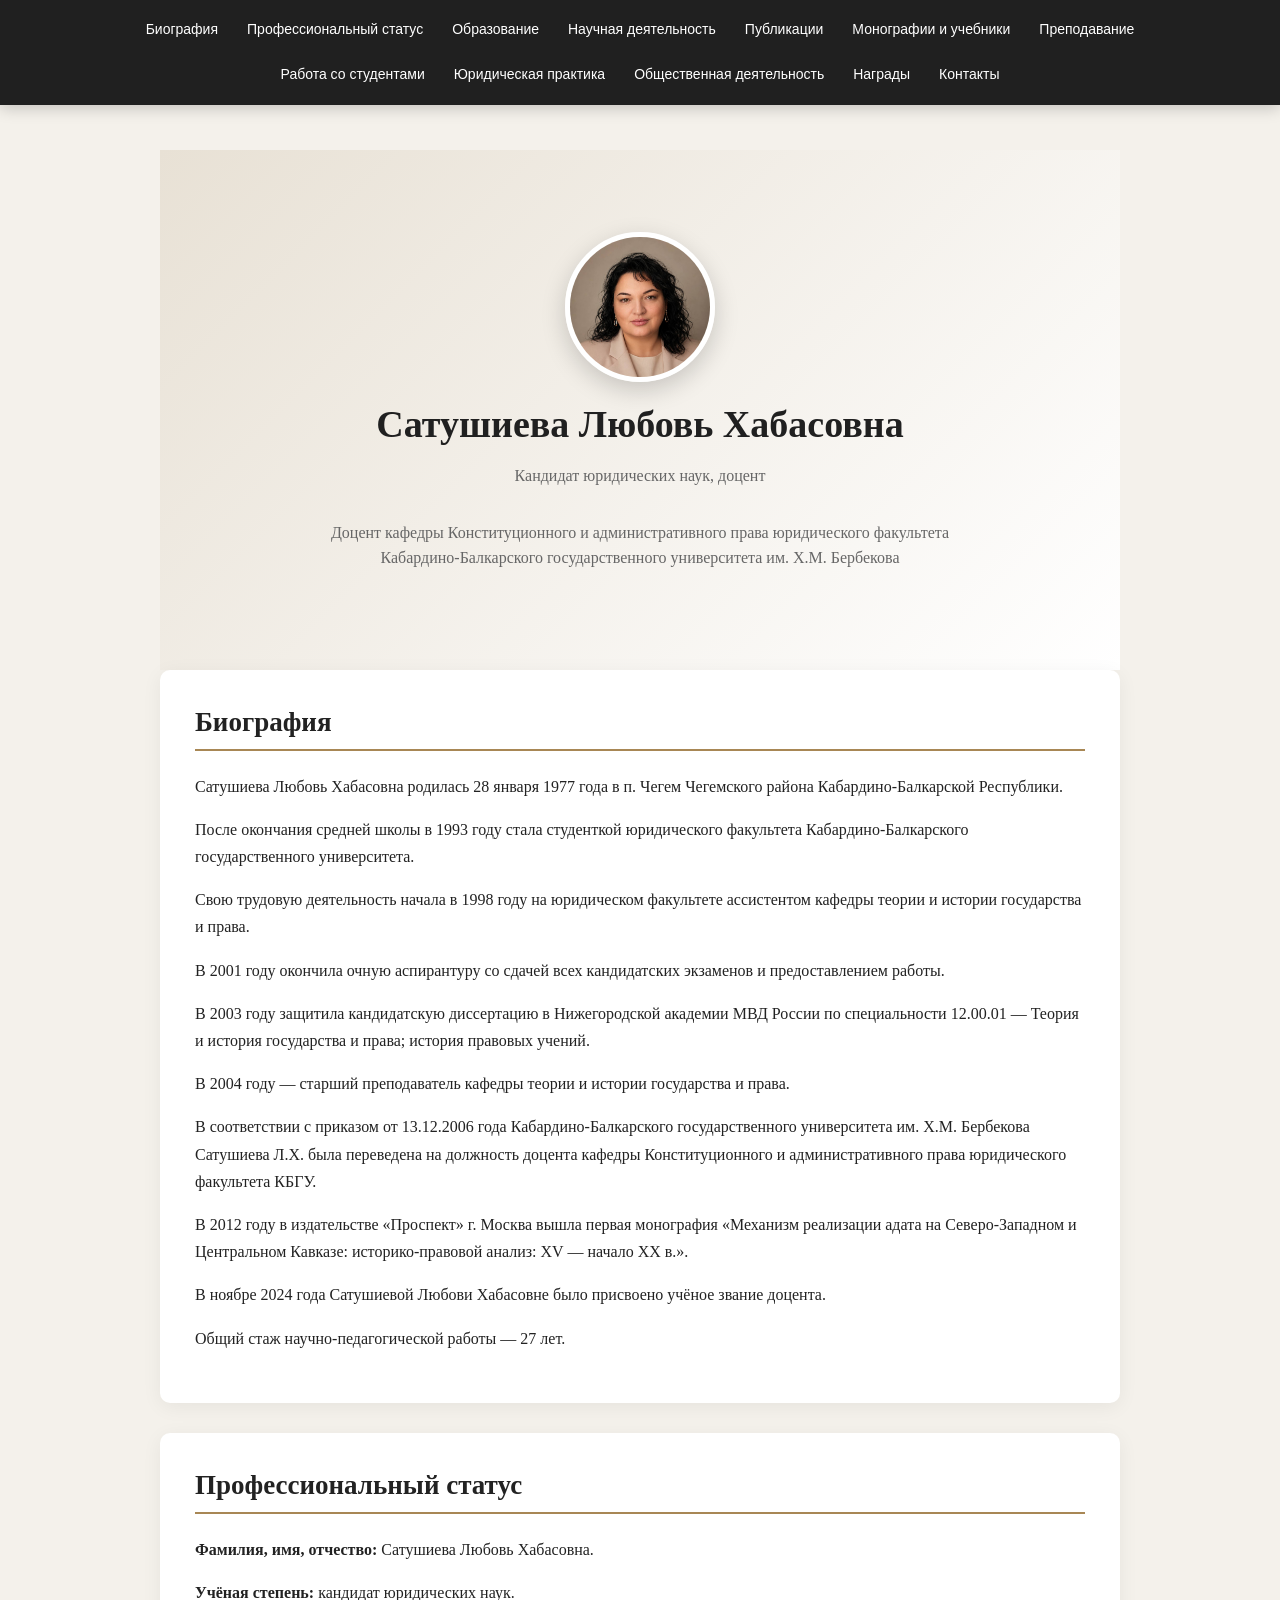
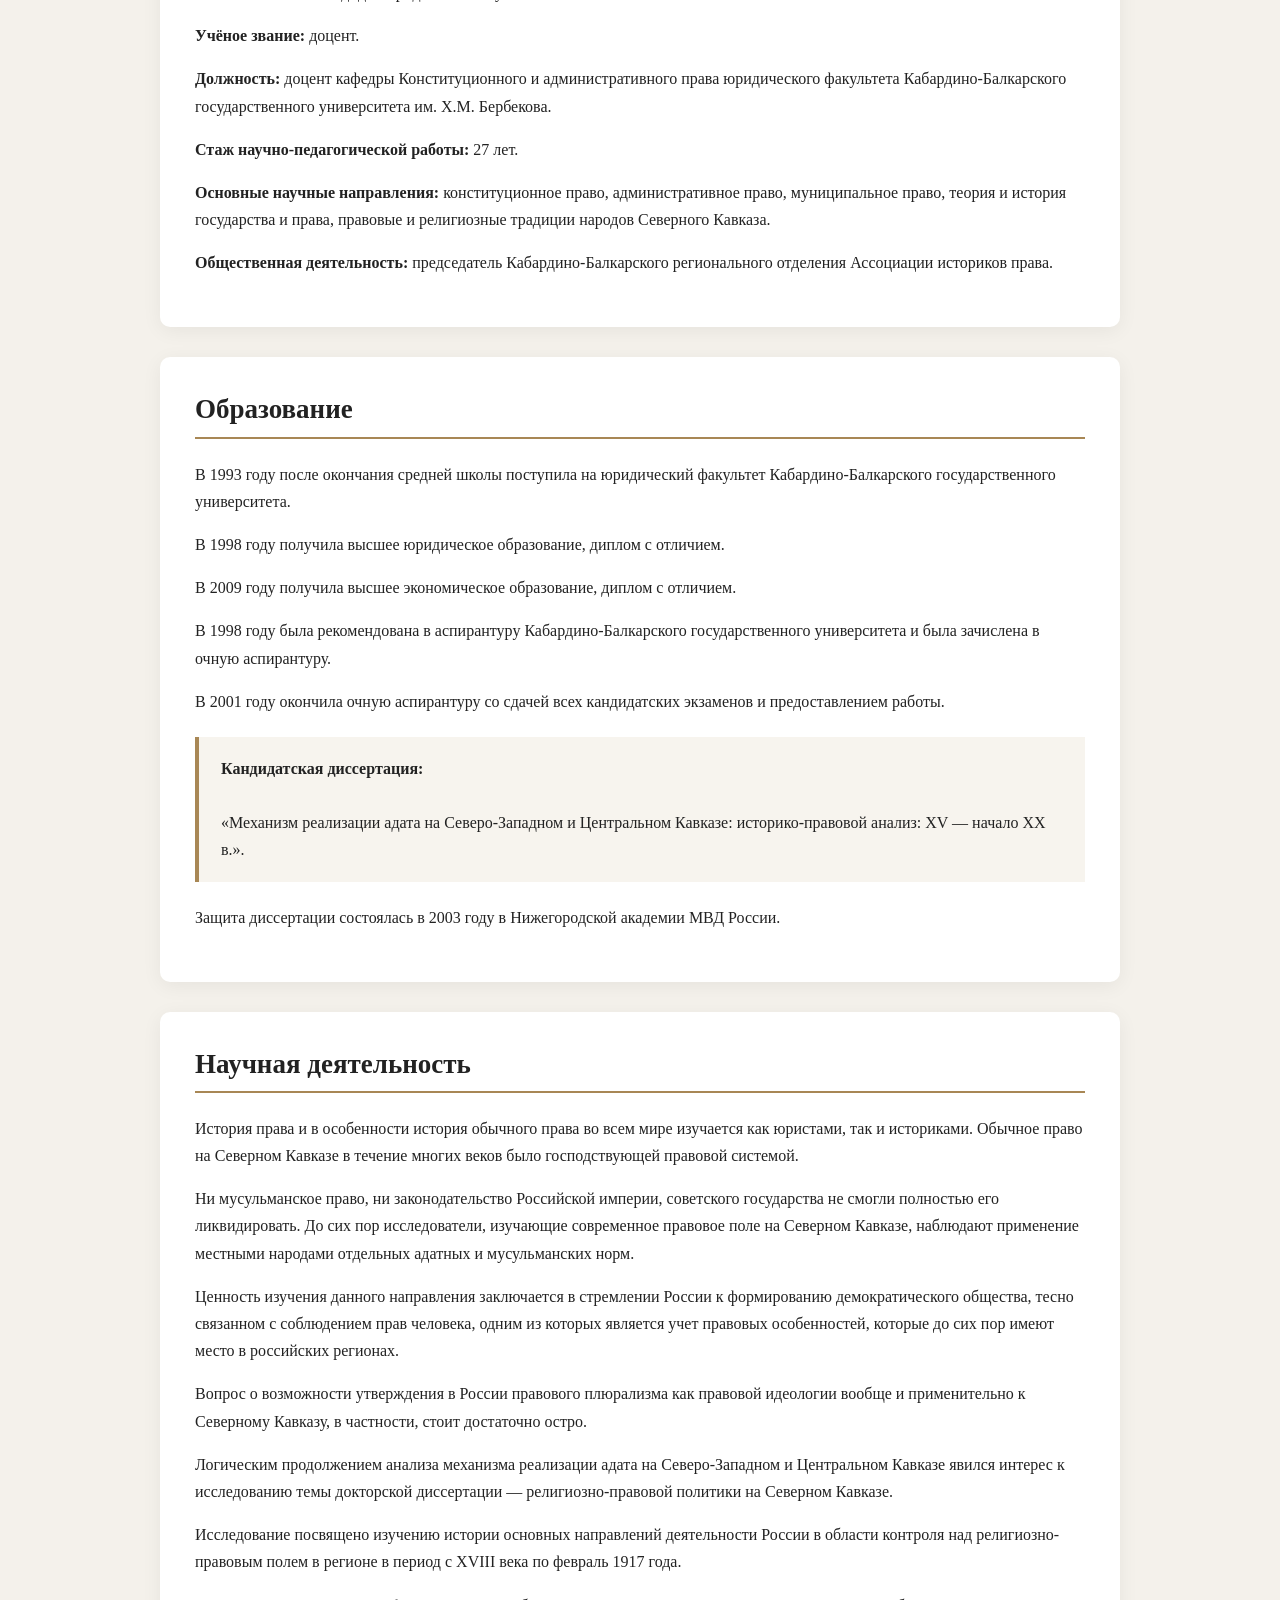
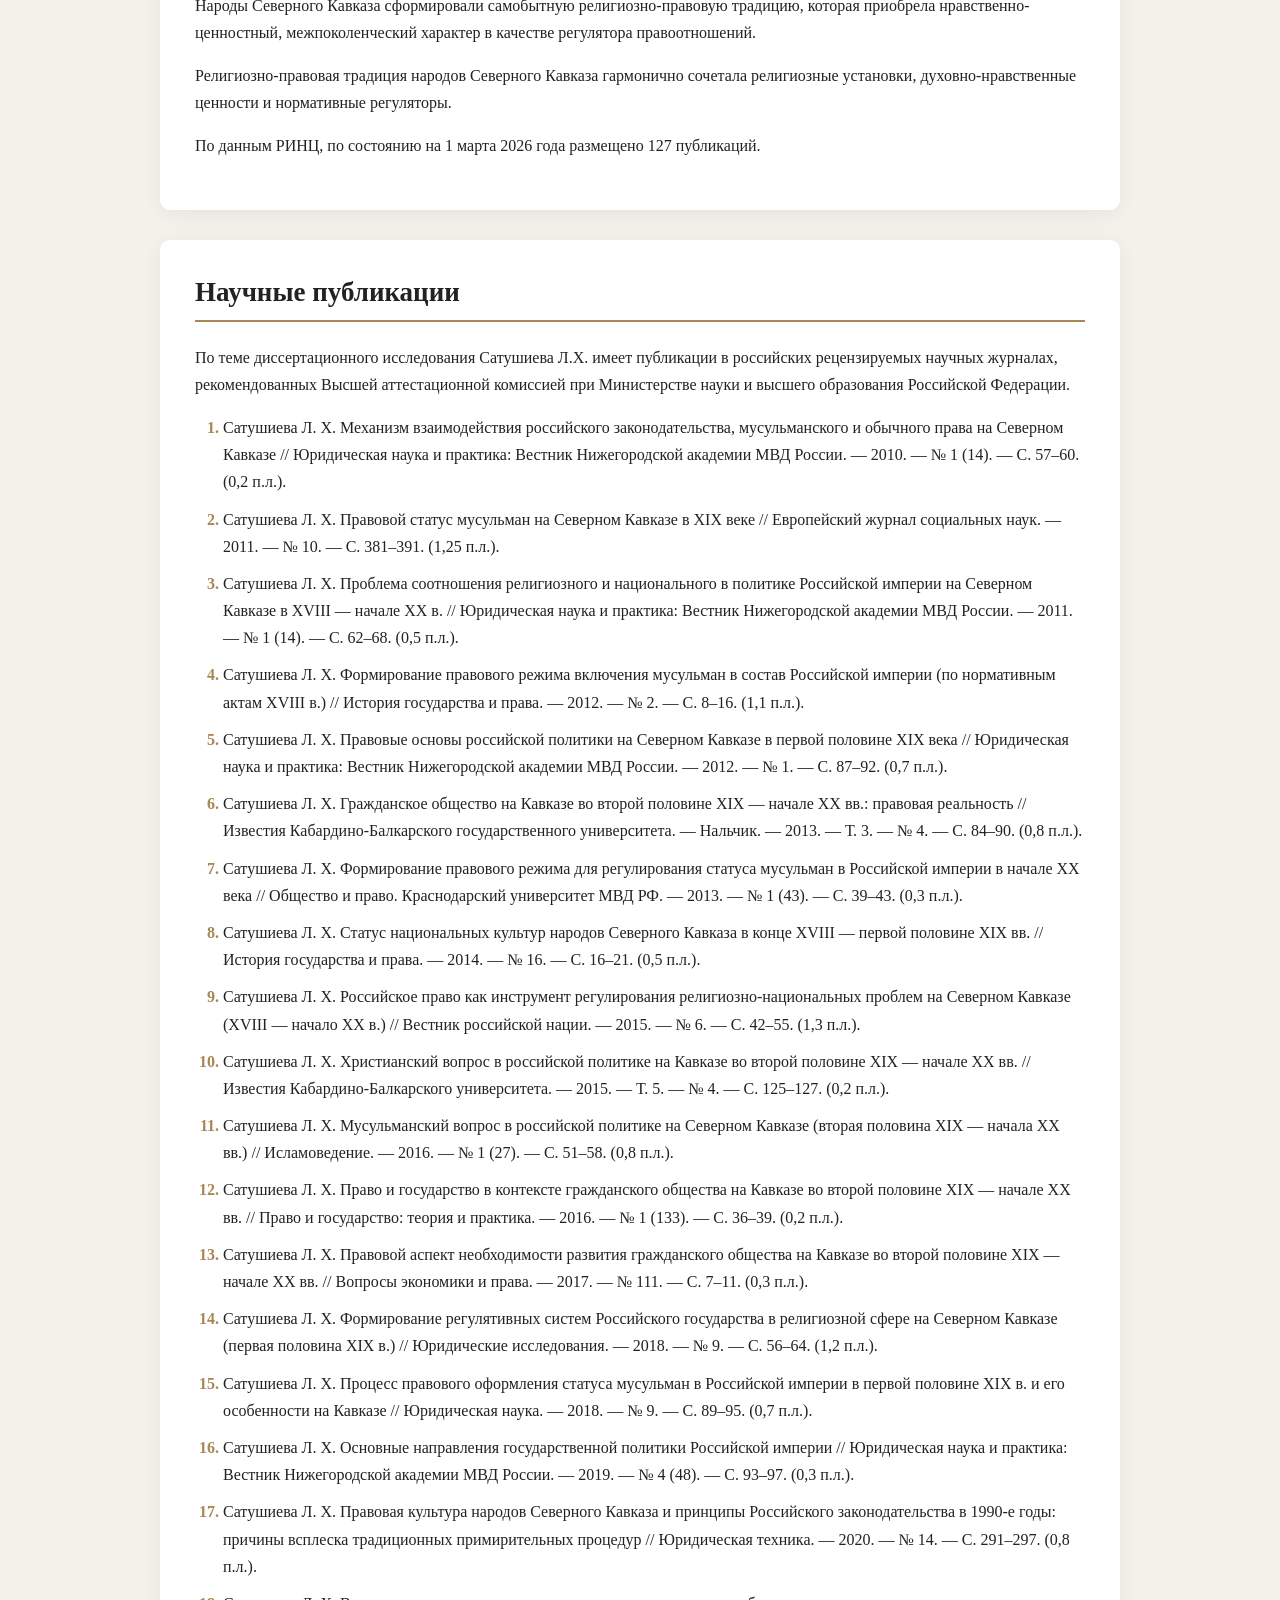
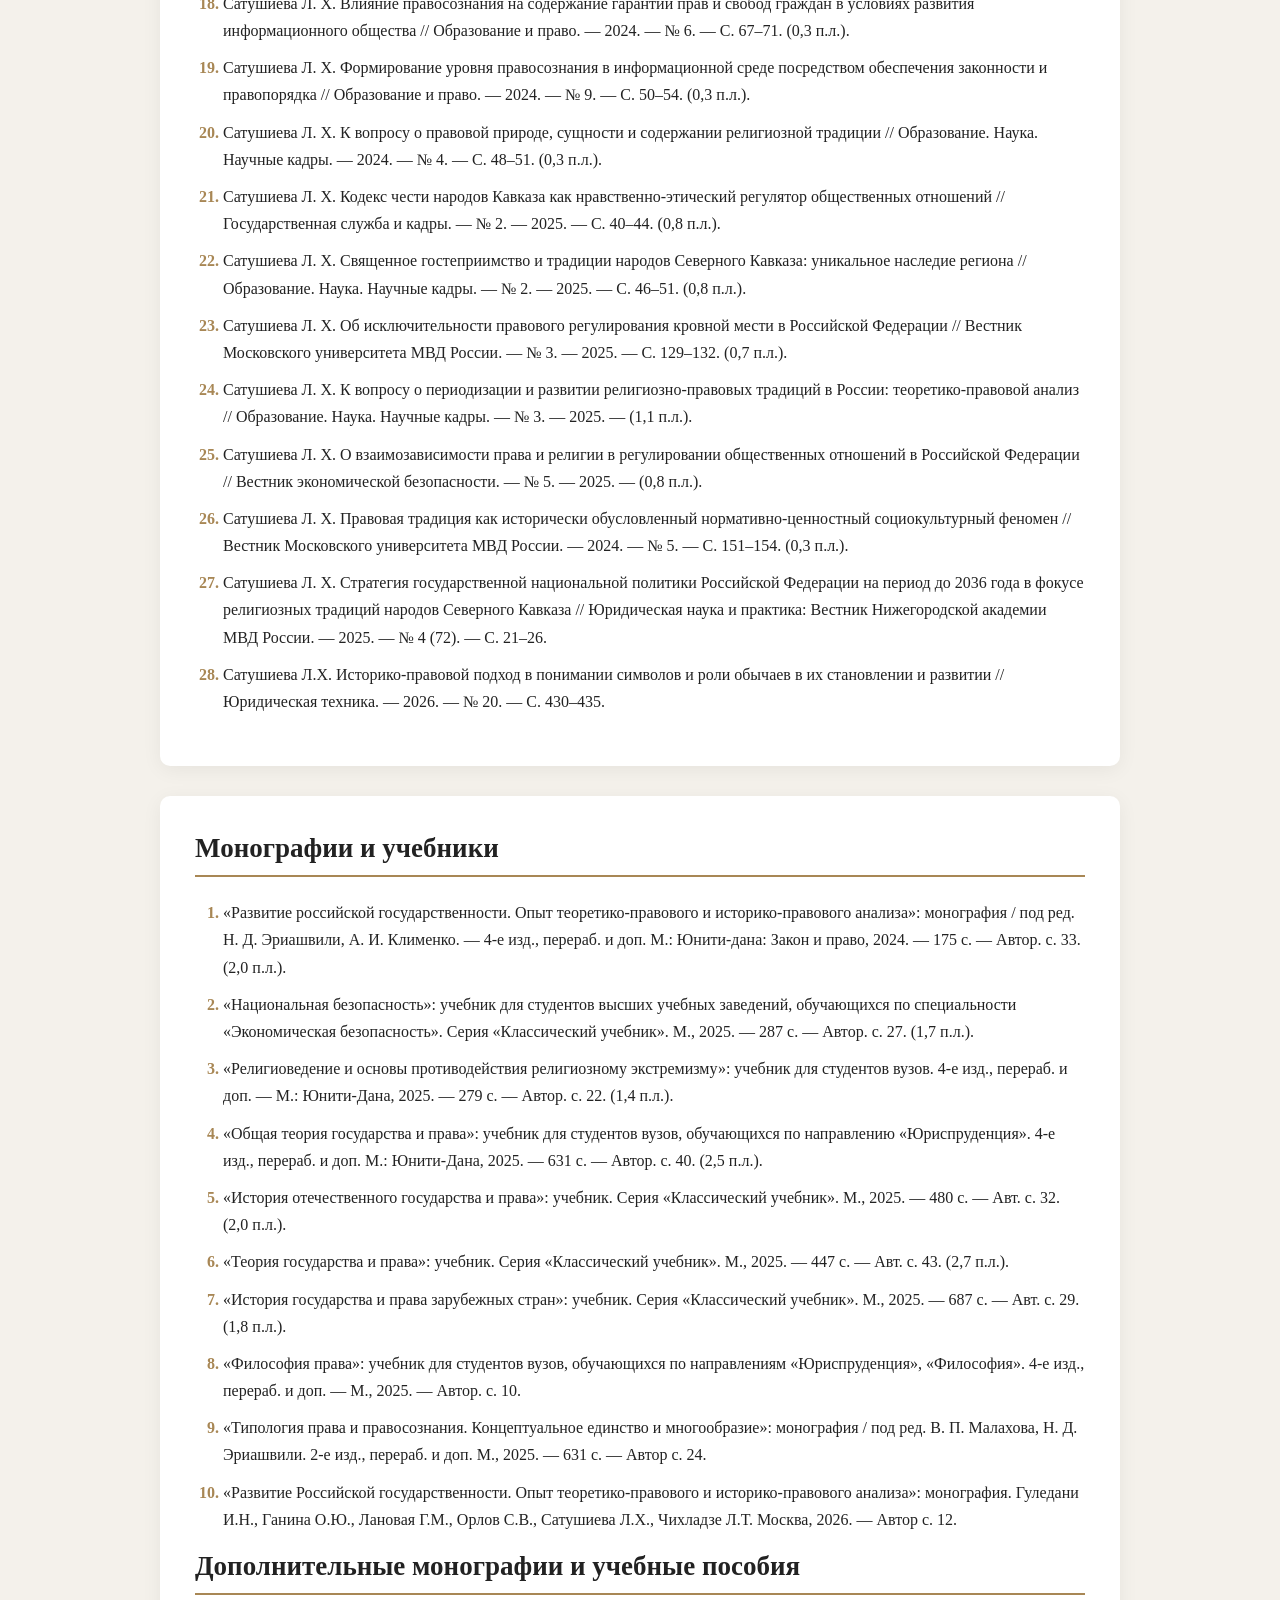
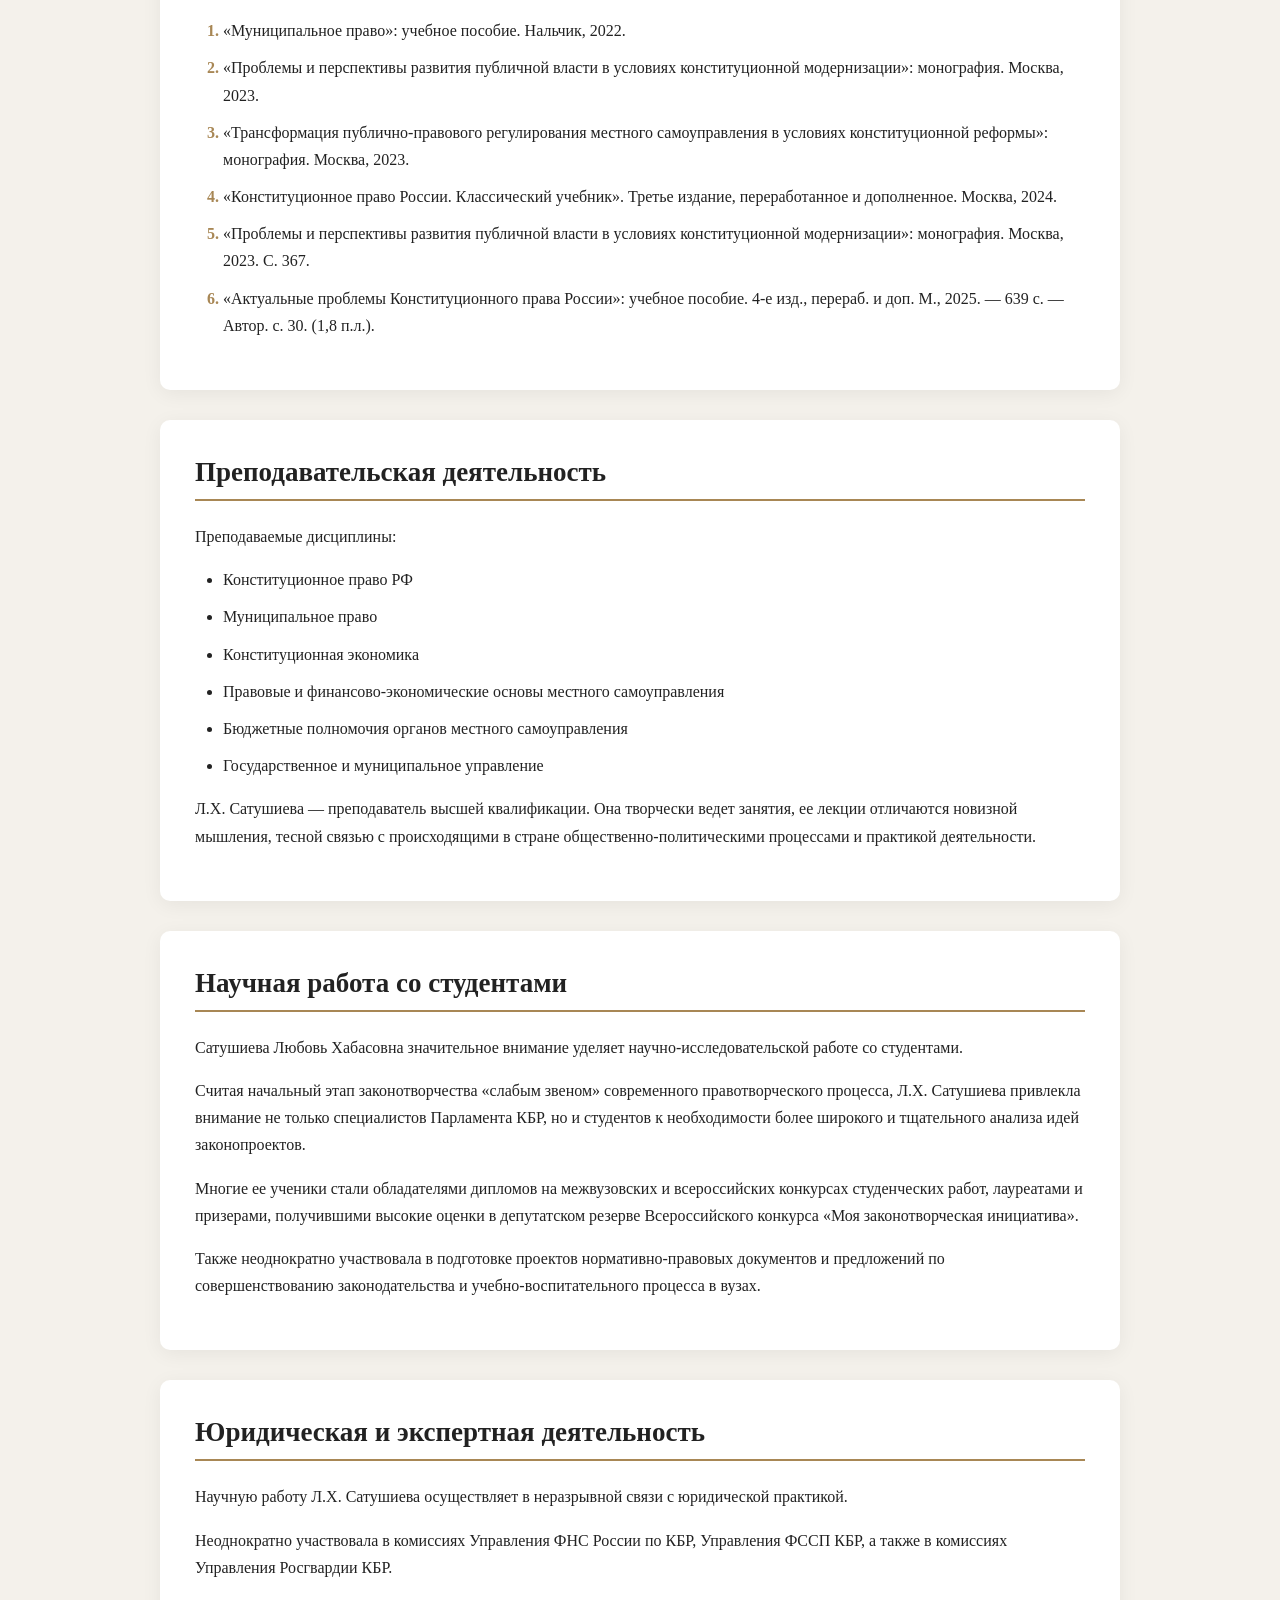
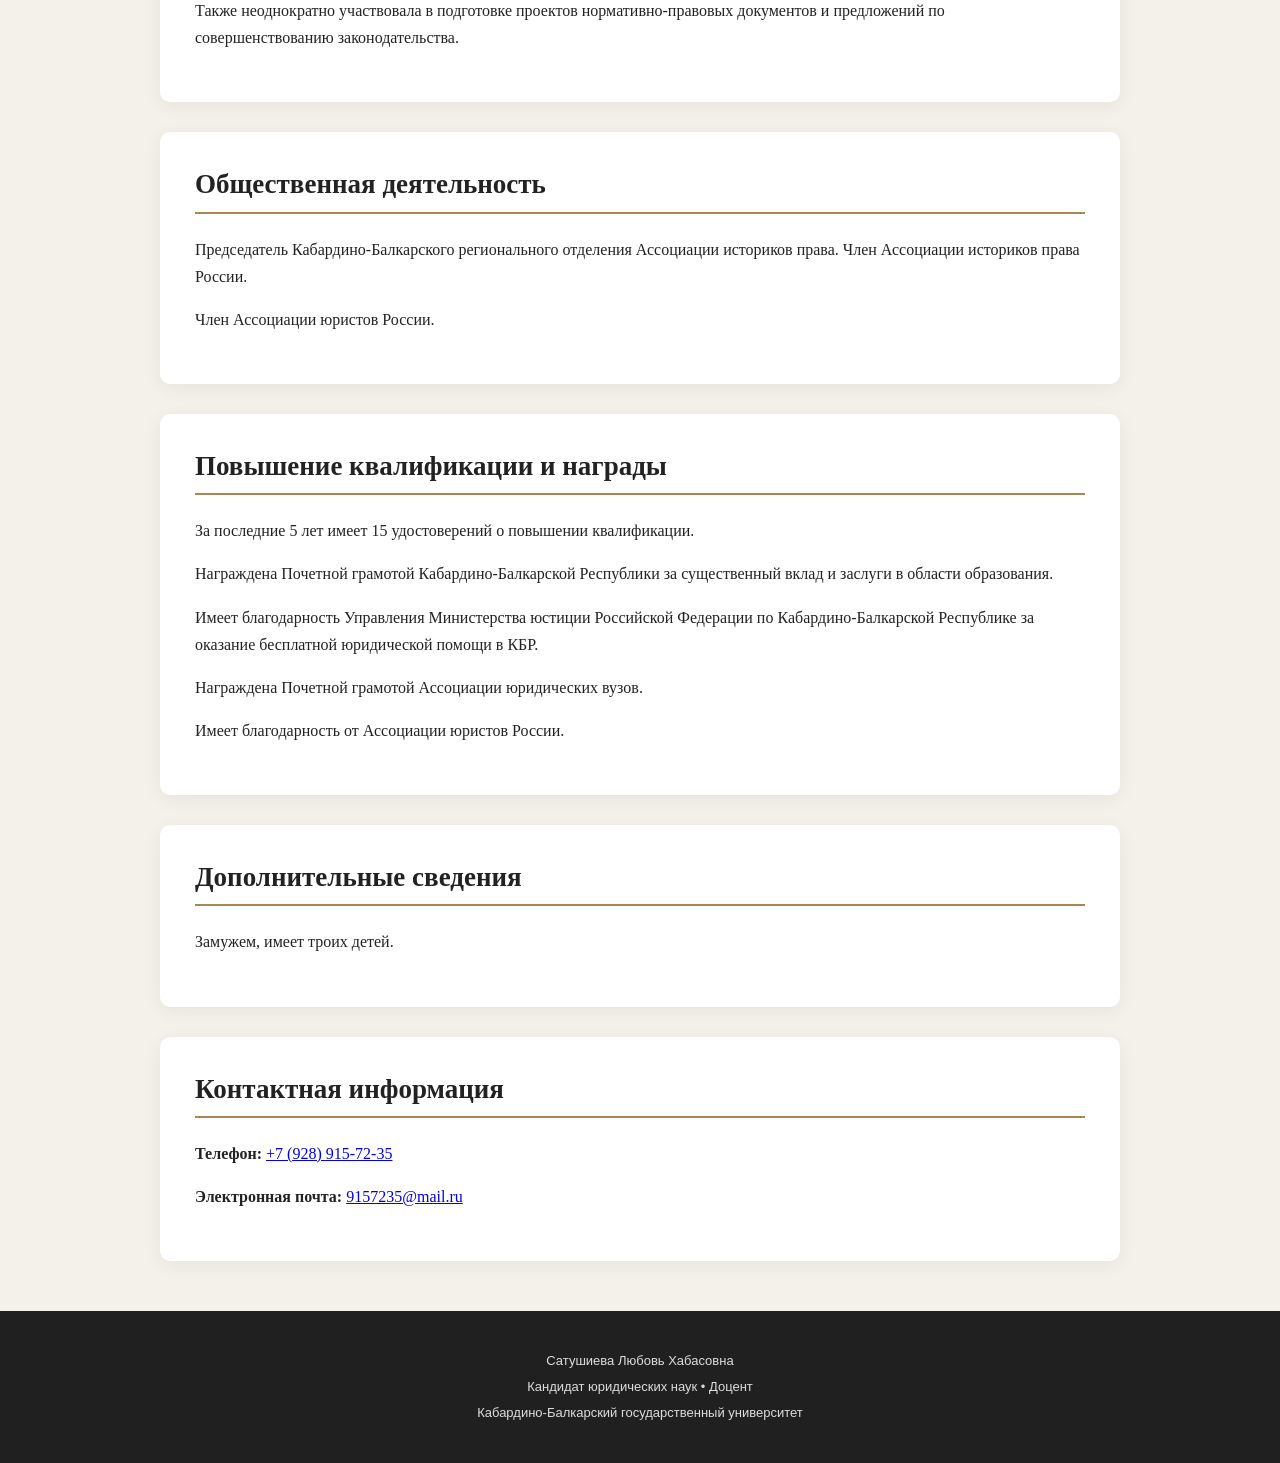
<file: index.html>
<!DOCTYPE html>
<html lang="ru">

<head>
<meta charset="UTF-8">
<meta name="viewport" content="width=device-width, initial-scale=1.0">

<!-- SEO: название страницы -->
<title>Сатушиева Любовь Хабасовна — кандидат юридических наук, доцент КБГУ</title>

<!-- SEO: описание страницы -->
<meta name="description"
content="Сатушиева Любовь Хабасовна — кандидат юридических наук, доцент кафедры Конституционного и административного права Кабардино-Балкарского государственного университета им. Х.М. Бербекова. Биография, образование, научная и педагогическая деятельность, публикации, монографии и общественная деятельность.">

<meta name="robots" content="index, follow">

<!-- Основной адрес страницы -->
<link rel="canonical" href="https://sitenow11.github.io/Satushieva-site/">

<!-- Дополнительная информация для поисковых систем -->
<meta name="author" content="Сатушиева Любовь Хабасовна">
<meta name="keywords"
content="Сатушиева Любовь Хабасовна, Любовь Хабасовна Сатушиева, Сатушиева Л.Х., КБГУ, Кабардино-Балкарский государственный университет, доцент, кандидат юридических наук, конституционное право, административное право, муниципальное право">

<!-- Open Graph -->
<meta property="og:type" content="profile">
<meta property="og:title"
content="Сатушиева Любовь Хабасовна — кандидат юридических наук, доцент">
<meta property="og:description"
content="Официальная информационная страница о научной, педагогической и общественной деятельности Сатушиевой Любови Хабасовны.">
<meta property="og:url"
content="https://sitenow11.github.io/Satushieva-site/">
<meta property="og:locale" content="ru_RU">
<meta property="og:image"
content="https://sitenow11.github.io/Satushieva-site/images/photo.jpg">

<!-- Schema.org: информация о человеке -->
<script type="application/ld+json">
{
"@context": "https://schema.org",
"@type": "Person",
"name": "Сатушиева Любовь Хабасовна",
"givenName": "Любовь",
"familyName": "Сатушиева",
"jobTitle": "Доцент кафедры Конституционного и административного права",
"description": "Кандидат юридических наук, доцент кафедры Конституционного и административного права юридического факультета Кабардино-Балкарского государственного университета им. Х.М. Бербекова.",
"birthDate": "1977-01-28",
"image": "https://sitenow11.github.io/Satushieva-site/images/photo.jpg",
"url": "https://sitenow11.github.io/Satushieva-site/",
"email": "mailto:9157235@mail.ru",
"telephone": "+79380758680",
"worksFor": {
"@type": "CollegeOrUniversity",
"name": "Кабардино-Балкарский государственный университет им. Х.М. Бербекова",
"alternateName": "КБГУ"
},
"knowsAbout": [
"Конституционное право",
"Административное право",
"Муниципальное право",
"Теория государства и права",
"История государства и права",
"Правовые традиции народов Северного Кавказа"
]
}
</script>

<!-- Schema.org: организация -->
<script type="application/ld+json">
{
"@context": "https://schema.org",
"@type": "CollegeOrUniversity",
"name": "Кабардино-Балкарский государственный университет им. Х.М. Бербекова",
"alternateName": "КБГУ"
}
</script>

<link rel="stylesheet" href="style.css">
</head>

<body>

<!-- ==================== МЕНЮ ==================== -->

<header>
<nav>
<a href="#biography">Биография</a>
<a href="#position">Профессиональный статус</a>
<a href="#education">Образование</a>
<a href="#research">Научная деятельность</a>
<a href="#publications">Публикации</a>
<a href="#books">Монографии и учебники</a>
<a href="#teaching">Преподавание</a>
<a href="#students">Работа со студентами</a>
<a href="#practice">Юридическая практика</a>
<a href="#public">Общественная деятельность</a>
<a href="#awards">Награды</a>
<a href="#contacts">Контакты</a>
</nav>
</header>

<main>

<!-- ==================== ГЛАВНЫЙ ЭКРАН ==================== -->

<section class="hero">

<img
src="images/photo.jpg"
alt="Сатушиева Любовь Хабасовна — кандидат юридических наук, доцент КБГУ"
class="portrait"
>

<h1>Сатушиева Любовь Хабасовна</h1>

<p>
Кандидат юридических наук, доцент
</p>

<p>
Доцент кафедры Конституционного и административного права
юридического факультета
Кабардино-Балкарского государственного университета
им. Х.М. Бербекова
</p>

</section>


<!-- ==================== БИОГРАФИЯ ==================== -->

<section id="biography">

<h2>Биография</h2>

<p>
Сатушиева Любовь Хабасовна родилась 28 января 1977 года
в п. Чегем Чегемского района Кабардино-Балкарской Республики.
</p>

<p>
После окончания средней школы в 1993 году стала студенткой
юридического факультета Кабардино-Балкарского государственного
университета.
</p>

<p>
Свою трудовую деятельность начала в 1998 году на юридическом
факультете ассистентом кафедры теории и истории государства
и права.
</p>

<p>
В 2001 году окончила очную аспирантуру со сдачей всех
кандидатских экзаменов и предоставлением работы.
</p>

<p>
В 2003 году защитила кандидатскую диссертацию в
Нижегородской академии МВД России по специальности
12.00.01 — Теория и история государства и права;
история правовых учений.
</p>

<p>
В 2004 году — старший преподаватель кафедры теории и истории
государства и права.
</p>

<p>
В соответствии с приказом от 13.12.2006 года
Кабардино-Балкарского государственного университета
им. Х.М. Бербекова Сатушиева Л.Х. была переведена
на должность доцента кафедры Конституционного
и административного права юридического факультета КБГУ.
</p>

<p>
В 2012 году в издательстве «Проспект» г. Москва вышла
первая монография «Механизм реализации адата
на Северо-Западном и Центральном Кавказе:
историко-правовой анализ: XV — начало XX в.».
</p>

<p>
В ноябре 2024 года Сатушиевой Любови Хабасовне
было присвоено учёное звание доцента.
</p>

<p>
Общий стаж научно-педагогической работы — 27 лет.
</p>

</section>


<!-- ==================== ПРОФЕССИОНАЛЬНЫЙ СТАТУС ==================== -->

<section id="position">

<h2>Профессиональный статус</h2>

<p>
<strong>Фамилия, имя, отчество:</strong>
Сатушиева Любовь Хабасовна.
</p>

<p>
<strong>Учёная степень:</strong>
кандидат юридических наук.
</p>

<p>
<strong>Учёное звание:</strong>
доцент.
</p>

<p>
<strong>Должность:</strong>
доцент кафедры Конституционного и административного права
юридического факультета Кабардино-Балкарского
государственного университета им. Х.М. Бербекова.
</p>

<p>
<strong>Стаж научно-педагогической работы:</strong>
27 лет.
</p>

<p>
<strong>Основные научные направления:</strong>
конституционное право, административное право,
муниципальное право, теория и история государства и права,
правовые и религиозные традиции народов Северного Кавказа.
</p>

<p>
<strong>Общественная деятельность:</strong>
председатель Кабардино-Балкарского регионального
отделения Ассоциации историков права.
</p>

</section>


<!-- ==================== ОБРАЗОВАНИЕ ==================== -->

<section id="education">

<h2>Образование</h2>

<p>
В 1993 году после окончания средней школы поступила
на юридический факультет Кабардино-Балкарского
государственного университета.
</p>

<p>
В 1998 году получила высшее юридическое образование,
диплом с отличием.
</p>

<p>
В 2009 году получила высшее экономическое образование,
диплом с отличием.
</p>

<p>
В 1998 году была рекомендована в аспирантуру
Кабардино-Балкарского государственного университета
и была зачислена в очную аспирантуру.
</p>

<p>
В 2001 году окончила очную аспирантуру со сдачей
всех кандидатских экзаменов и предоставлением работы.
</p>

<div class="highlight">

<strong>
Кандидатская диссертация:
</strong>

<br><br>

«Механизм реализации адата на Северо-Западном
и Центральном Кавказе: историко-правовой анализ:
XV — начало XX в.».

</div>

<p>
Защита диссертации состоялась в 2003 году
в Нижегородской академии МВД России.
</p>

</section>


<!-- ==================== НАУЧНАЯ ДЕЯТЕЛЬНОСТЬ ==================== -->

<section id="research">

<h2>Научная деятельность</h2>

<p>
История права и в особенности история обычного права
во всем мире изучается как юристами, так и историками.
Обычное право на Северном Кавказе в течение многих веков
было господствующей правовой системой.
</p>

<p>
Ни мусульманское право, ни законодательство Российской империи,
советского государства не смогли полностью его ликвидировать.
До сих пор исследователи, изучающие современное правовое поле
на Северном Кавказе, наблюдают применение местными народами
отдельных адатных и мусульманских норм.
</p>

<p>
Ценность изучения данного направления заключается в стремлении
России к формированию демократического общества, тесно связанном
с соблюдением прав человека, одним из которых является учет
правовых особенностей, которые до сих пор имеют место
в российских регионах.
</p>

<p>
Вопрос о возможности утверждения в России правового плюрализма
как правовой идеологии вообще и применительно к Северному Кавказу,
в частности, стоит достаточно остро.
</p>

<p>
Логическим продолжением анализа механизма реализации адата
на Северо-Западном и Центральном Кавказе явился интерес
к исследованию темы докторской диссертации —
религиозно-правовой политики на Северном Кавказе.
</p>

<p>
Исследование посвящено изучению истории основных направлений
деятельности России в области контроля над религиозно-правовым
полем в регионе в период с XVIII века по февраль 1917 года.
</p>

<p>
Народы Северного Кавказа сформировали самобытную
религиозно-правовую традицию, которая приобрела
нравственно-ценностный, межпоколенческий характер
в качестве регулятора правоотношений.
</p>

<p>
Религиозно-правовая традиция народов Северного Кавказа
гармонично сочетала религиозные установки,
духовно-нравственные ценности и нормативные регуляторы.
</p>

<p>
По данным РИНЦ, по состоянию на 1 марта 2026 года
размещено 127 публикаций.
</p>

</section>


<!-- ==================== ПУБЛИКАЦИИ ==================== -->

<section id="publications">

<h2>Научные публикации</h2>

<p>
По теме диссертационного исследования Сатушиева Л.Х.
имеет публикации в российских рецензируемых научных журналах,
рекомендованных Высшей аттестационной комиссией
при Министерстве науки и высшего образования
Российской Федерации.
</p>

<ol>

<li>
Сатушиева Л. Х. Механизм взаимодействия российского
законодательства, мусульманского и обычного права
на Северном Кавказе // Юридическая наука и практика:
Вестник Нижегородской академии МВД России. —
2010. — № 1 (14). — С. 57–60. (0,2 п.л.).
</li>

<li>
Сатушиева Л. Х. Правовой статус мусульман
на Северном Кавказе в ХIХ веке //
Европейский журнал социальных наук. —
2011. — № 10. — С. 381–391. (1,25 п.л.).
</li>

<li>
Сатушиева Л. Х. Проблема соотношения религиозного
и национального в политике Российской империи
на Северном Кавказе в ХVIII — начале ХХ в. //
Юридическая наука и практика: Вестник Нижегородской
академии МВД России. — 2011. — № 1 (14). —
С. 62–68. (0,5 п.л.).
</li>

<li>
Сатушиева Л. Х. Формирование правового режима включения
мусульман в состав Российской империи
(по нормативным актам ХVIII в.) //
История государства и права. — 2012. — № 2. —
С. 8–16. (1,1 п.л.).
</li>

<li>
Сатушиева Л. Х. Правовые основы российской политики
на Северном Кавказе в первой половине ХIХ века //
Юридическая наука и практика: Вестник Нижегородской
академии МВД России. — 2012. — № 1. —
С. 87–92. (0,7 п.л.).
</li>

<li>
Сатушиева Л. Х. Гражданское общество на Кавказе
во второй половине ХIХ — начале ХХ вв.: правовая реальность //
Известия Кабардино-Балкарского государственного университета.
— Нальчик. — 2013. — Т. 3. — № 4. —
С. 84–90. (0,8 п.л.).
</li>

<li>
Сатушиева Л. Х. Формирование правового режима
для регулирования статуса мусульман в Российской империи
в начале ХХ века // Общество и право.
Краснодарский университет МВД РФ. —
2013. — № 1 (43). — С. 39–43. (0,3 п.л.).
</li>

<li>
Сатушиева Л. Х. Статус национальных культур народов
Северного Кавказа в конце ХVIII — первой половине ХIХ вв. //
История государства и права. — 2014. —
№ 16. — С. 16–21. (0,5 п.л.).
</li>

<li>
Сатушиева Л. Х. Российское право как инструмент регулирования
религиозно-национальных проблем на Северном Кавказе
(ХVIII — начало ХХ в.) // Вестник российской нации. —
2015. — № 6. — С. 42–55. (1,3 п.л.).
</li>

<li>
Сатушиева Л. Х. Христианский вопрос в российской политике
на Кавказе во второй половине ХIХ — начале ХХ вв. //
Известия Кабардино-Балкарского университета. —
2015. — Т. 5. — № 4. — С. 125–127. (0,2 п.л.).
</li>

<li>
Сатушиева Л. Х. Мусульманский вопрос в российской политике
на Северном Кавказе (вторая половина ХIХ — начала ХХ вв.) //
Исламоведение. — 2016. — № 1 (27). —
С. 51–58. (0,8 п.л.).
</li>

<li>
Сатушиева Л. Х. Право и государство в контексте гражданского
общества на Кавказе во второй половине ХIХ — начале ХХ вв. //
Право и государство: теория и практика. —
2016. — № 1 (133). — С. 36–39. (0,2 п.л.).
</li>

<li>
Сатушиева Л. Х. Правовой аспект необходимости развития
гражданского общества на Кавказе во второй половине ХIХ —
начале ХХ вв. // Вопросы экономики и права. —
2017. — № 111. — С. 7–11. (0,3 п.л.).
</li>

<li>
Сатушиева Л. Х. Формирование регулятивных систем
Российского государства в религиозной сфере
на Северном Кавказе (первая половина ХIХ в.) //
Юридические исследования. — 2018. —
№ 9. — С. 56–64. (1,2 п.л.).
</li>

<li>
Сатушиева Л. Х. Процесс правового оформления статуса
мусульман в Российской империи в первой половине ХIХ в.
и его особенности на Кавказе // Юридическая наука. —
2018. — № 9. — С. 89–95. (0,7 п.л.).
</li>

<li>
Сатушиева Л. Х. Основные направления государственной
политики Российской империи // Юридическая наука и практика:
Вестник Нижегородской академии МВД России. —
2019. — № 4 (48). — С. 93–97. (0,3 п.л.).
</li>

<li>
Сатушиева Л. Х. Правовая культура народов Северного Кавказа
и принципы Российского законодательства в 1990-е годы:
причины всплеска традиционных примирительных процедур //
Юридическая техника. — 2020. — № 14. —
С. 291–297. (0,8 п.л.).
</li>

<li>
Сатушиева Л. Х. Влияние правосознания на содержание
гарантии прав и свобод граждан в условиях развития
информационного общества // Образование и право. —
2024. — № 6. — С. 67–71. (0,3 п.л.).
</li>

<li>
Сатушиева Л. Х. Формирование уровня правосознания
в информационной среде посредством обеспечения законности
и правопорядка // Образование и право. —
2024. — № 9. — С. 50–54. (0,3 п.л.).
</li>

<li>
Сатушиева Л. Х. К вопросу о правовой природе, сущности
и содержании религиозной традиции //
Образование. Наука. Научные кадры. —
2024. — № 4. — С. 48–51. (0,3 п.л.).
</li>

<li>
Сатушиева Л. Х. Кодекс чести народов Кавказа
как нравственно-этический регулятор общественных отношений //
Государственная служба и кадры. — № 2. —
2025. — С. 40–44. (0,8 п.л.).
</li>

<li>
Сатушиева Л. Х. Священное гостеприимство и традиции
народов Северного Кавказа: уникальное наследие региона //
Образование. Наука. Научные кадры. — № 2. —
2025. — С. 46–51. (0,8 п.л.).
</li>

<li>
Сатушиева Л. Х. Об исключительности правового регулирования
кровной мести в Российской Федерации //
Вестник Московского университета МВД России. —
№ 3. — 2025. — С. 129–132. (0,7 п.л.).
</li>

<li>
Сатушиева Л. Х. К вопросу о периодизации и развитии
религиозно-правовых традиций в России:
теоретико-правовой анализ //
Образование. Наука. Научные кадры. —
№ 3. — 2025. — (1,1 п.л.).
</li>

<li>
Сатушиева Л. Х. О взаимозависимости права и религии
в регулировании общественных отношений
в Российской Федерации //
Вестник экономической безопасности. —
№ 5. — 2025. — (0,8 п.л.).
</li>

<li>
Сатушиева Л. Х. Правовая традиция как исторически
обусловленный нормативно-ценностный социокультурный феномен //
Вестник Московского университета МВД России. —
2024. — № 5. — С. 151–154. (0,3 п.л.).
</li>

<li>
Сатушиева Л. Х. Стратегия государственной национальной
политики Российской Федерации на период до 2036 года
в фокусе религиозных традиций народов Северного Кавказа //
Юридическая наука и практика: Вестник Нижегородской
академии МВД России. — 2025. — № 4 (72). —
С. 21–26.
</li>

<li>
Сатушиева Л.Х. Историко-правовой подход в понимании
символов и роли обычаев в их становлении и развитии //
Юридическая техника. — 2026. — № 20. —
С. 430–435.
</li>

</ol>

</section>


<!-- ==================== МОНОГРАФИИ ==================== -->

<section id="books">

<h2>Монографии и учебники</h2>

<ol>

<li>
«Развитие российской государственности. Опыт
теоретико-правового и историко-правового анализа»:
монография / под ред. Н. Д. Эриашвили,
А. И. Клименко. — 4-е изд., перераб. и доп.
М.: Юнити-дана: Закон и право, 2024.
— 175 с. — Автор. с. 33. (2,0 п.л.).
</li>

<li>
«Национальная безопасность»: учебник для студентов
высших учебных заведений, обучающихся по специальности
«Экономическая безопасность». Серия «Классический учебник».
М., 2025. — 287 с. — Автор. с. 27. (1,7 п.л.).
</li>

<li>
«Религиоведение и основы противодействия религиозному
экстремизму»: учебник для студентов вузов.
4-е изд., перераб. и доп. — М.: Юнити-Дана, 2025.
— 279 с. — Автор. с. 22. (1,4 п.л.).
</li>

<li>
«Общая теория государства и права»: учебник
для студентов вузов, обучающихся по направлению
«Юриспруденция». 4-е изд., перераб. и доп.
М.: Юнити-Дана, 2025. — 631 с.
— Автор. с. 40. (2,5 п.л.).
</li>

<li>
«История отечественного государства и права»: учебник.
Серия «Классический учебник». М., 2025.
— 480 с. — Авт. с. 32. (2,0 п.л.).
</li>

<li>
«Теория государства и права»: учебник.
Серия «Классический учебник». М., 2025.
— 447 с. — Авт. с. 43. (2,7 п.л.).
</li>

<li>
«История государства и права зарубежных стран»: учебник.
Серия «Классический учебник». М., 2025.
— 687 с. — Авт. с. 29. (1,8 п.л.).
</li>

<li>
«Философия права»: учебник для студентов вузов,
обучающихся по направлениям «Юриспруденция», «Философия».
4-е изд., перераб. и доп. — М., 2025.
— Автор. с. 10.
</li>

<li>
«Типология права и правосознания. Концептуальное
единство и многообразие»: монография / под ред.
В. П. Малахова, Н. Д. Эриашвили.
2-е изд., перераб. и доп. М., 2025.
— 631 с. — Автор с. 24.
</li>

<li>
«Развитие Российской государственности. Опыт
теоретико-правового и историко-правового анализа»:
монография. Гуледани И.Н., Ганина О.Ю., Лановая Г.М.,
Орлов С.В., Сатушиева Л.Х., Чихладзе Л.Т.
Москва, 2026. — Автор с. 12.
</li>

</ol>

<h2>Дополнительные монографии и учебные пособия</h2>

<ol>

<li>
«Муниципальное право»: учебное пособие.
Нальчик, 2022.
</li>

<li>
«Проблемы и перспективы развития публичной власти
в условиях конституционной модернизации»:
монография. Москва, 2023.
</li>

<li>
«Трансформация публично-правового регулирования
местного самоуправления в условиях конституционной
реформы»: монография. Москва, 2023.
</li>

<li>
«Конституционное право России. Классический учебник».
Третье издание, переработанное и дополненное.
Москва, 2024.
</li>

<li>
«Проблемы и перспективы развития публичной власти
в условиях конституционной модернизации»:
монография. Москва, 2023. С. 367.
</li>

<li>
«Актуальные проблемы Конституционного права России»:
учебное пособие. 4-е изд., перераб. и доп.
М., 2025. — 639 с. — Автор. с. 30. (1,8 п.л.).
</li>

</ol>

</section>


<!-- ==================== ПРЕПОДАВАНИЕ ==================== -->

<section id="teaching">

<h2>Преподавательская деятельность</h2>

<p>
Преподаваемые дисциплины:
</p>

<ul>
<li>Конституционное право РФ</li>
<li>Муниципальное право</li>
<li>Конституционная экономика</li>
<li>
Правовые и финансово-экономические основы
местного самоуправления
</li>
<li>
Бюджетные полномочия органов местного самоуправления
</li>
<li>
Государственное и муниципальное управление
</li>
</ul>

<p>
Л.Х. Сатушиева — преподаватель высшей квалификации.
Она творчески ведет занятия, ее лекции отличаются
новизной мышления, тесной связью с происходящими
в стране общественно-политическими процессами
и практикой деятельности.
</p>

</section>


<!-- ==================== РАБОТА СО СТУДЕНТАМИ ==================== -->

<section id="students">

<h2>Научная работа со студентами</h2>

<p>
Сатушиева Любовь Хабасовна значительное внимание уделяет
научно-исследовательской работе со студентами.
</p>

<p>
Считая начальный этап законотворчества «слабым звеном»
современного правотворческого процесса, Л.Х. Сатушиева
привлекла внимание не только специалистов Парламента КБР,
но и студентов к необходимости более широкого
и тщательного анализа идей законопроектов.
</p>

<p>
Многие ее ученики стали обладателями дипломов
на межвузовских и всероссийских конкурсах студенческих работ,
лауреатами и призерами, получившими высокие оценки
в депутатском резерве Всероссийского конкурса
«Моя законотворческая инициатива».
</p>

<p>
Также неоднократно участвовала в подготовке проектов
нормативно-правовых документов и предложений
по совершенствованию законодательства
и учебно-воспитательного процесса в вузах.
</p>

</section>


<!-- ==================== ЮРИДИЧЕСКАЯ ПРАКТИКА ==================== -->

<section id="practice">

<h2>Юридическая и экспертная деятельность</h2>

<p>
Научную работу Л.Х. Сатушиева осуществляет
в неразрывной связи с юридической практикой.
</p>

<p>
Неоднократно участвовала в комиссиях Управления ФНС России
по КБР, Управления ФССП КБР, а также в комиссиях
Управления Росгвардии КБР.
</p>

<p>
Также неоднократно участвовала в подготовке проектов
нормативно-правовых документов и предложений
по совершенствованию законодательства.
</p>

</section>


<!-- ==================== ОБЩЕСТВЕННАЯ ДЕЯТЕЛЬНОСТЬ ==================== -->

<section id="public">

<h2>Общественная деятельность</h2>

<p>
Председатель Кабардино-Балкарского регионального отделения
Ассоциации историков права. Член Ассоциации историков права России.
</p>

<p>
Член Ассоциации юристов России.
</p>

</section>


<!-- ==================== НАГРАДЫ ==================== -->

<section id="awards">

<h2>Повышение квалификации и награды</h2>

<p>
За последние 5 лет имеет 15 удостоверений
о повышении квалификации.
</p>

<p>
Награждена Почетной грамотой
Кабардино-Балкарской Республики
за существенный вклад и заслуги в области образования.
</p>

<p>
Имеет благодарность Управления Министерства юстиции
Российской Федерации по Кабардино-Балкарской Республике
за оказание бесплатной юридической помощи в КБР.
</p>

<p>
Награждена Почетной грамотой Ассоциации юридических вузов.
</p>

<p>
Имеет благодарность от Ассоциации юристов России.
</p>

</section>


<!-- ==================== ДОПОЛНИТЕЛЬНЫЕ СВЕДЕНИЯ ==================== -->

<section id="additional">

<h2>Дополнительные сведения</h2>

<p>
Замужем, имеет троих детей.
</p>

</section>


<!-- ==================== КОНТАКТЫ ==================== -->

<section id="contacts">

<h2>Контактная информация</h2>

<p>
<strong>Телефон:</strong>
<a href="tel:+79289157235">
+7 (928) 915-72-35
</a>
</p>

<p>
<strong>Электронная почта:</strong>
<a href="mailto:9157235@mail.ru">
9157235@mail.ru
</a>
</p>

</section>

</main>


<!-- ==================== ПОДВАЛ ==================== -->

<footer>

<p>
Сатушиева Любовь Хабасовна
</p>

<p>
Кандидат юридических наук • Доцент
</p>

<p>
Кабардино-Балкарский государственный университет
</p>

</footer>


<script src="script.js"></script>

</body>
</html>
</file>
<file: style.css>
* {
    box-sizing: border-box;
}

html {
    scroll-behavior: smooth;
}

body {
    margin: 0;
    background: #f4f1eb;
    color: #222;
    font-family: Georgia, "Times New Roman", serif;
    font-size: 16px;
    line-height: 1.7;
}

/* ===== МЕНЮ ===== */

header {
    position: sticky;
    top: 0;
    z-index: 1000;
    background: #202020;
    box-shadow: 0 3px 15px rgba(0, 0, 0, 0.2);
}

nav {
    max-width: 1100px;
    margin: auto;
    display: flex;
    justify-content: center;
    flex-wrap: wrap;
    gap: 5px;
    padding: 10px 15px;
}

nav a {
    color: white;
    text-decoration: none;
    font-family: Arial, sans-serif;
    font-size: 14px;
    padding: 8px 12px;
    border-radius: 5px;
    transition: 0.25s;
}

nav a:hover {
    background: #a88755;
}

/* ===== ГЛАВНЫЙ ЭКРАН ===== */

.hero {
    min-height: 520px;
    padding: 50px 20px;
    display: flex;
    flex-direction: column;
    justify-content: center;
    align-items: center;
    text-align: center;
    background: linear-gradient(135deg, #e8e1d5, #ffffff);
}

/* ФОТОГРАФИЯ */

.portrait {
    width: 150px;
    height: 150px;
    object-fit: cover;
    border-radius: 50%;
    border: 5px solid white;
    box-shadow: 0 8px 25px rgba(0, 0, 0, 0.18);
    margin-bottom: 20px;
}

/* ИМЯ */

.hero h1 {
    margin: 0;
    max-width: 900px;
    font-size: 38px;
    line-height: 1.2;
    color: #202020;
}

/* ДОЛЖНОСТЬ */

.hero p {
    max-width: 700px;
    margin-top: 15px;
    font-family: Georgia, "Times New Roman", serif;
    font-size: 16px;
    line-height: 1.6;
    color: #666;
}

/* ===== ОСНОВНОЙ ТЕКСТ ===== */

main {
    max-width: 1000px;
    margin: 45px auto;
    padding: 0 20px;
}

section:not(.hero) {
    background: white;
    margin-bottom: 30px;
    padding: 35px;
    border-radius: 10px;
    box-shadow: 0 4px 20px rgba(0, 0, 0, 0.06);
}

/* ВСЕ ОСНОВНЫЕ ЗАГОЛОВКИ */

h2 {
    margin-top: 0;
    margin-bottom: 22px;
    padding-bottom: 9px;
    border-bottom: 2px solid #a88755;
    font-family: Georgia, "Times New Roman", serif;
    font-size: 27px;
    line-height: 1.3;
    color: #222;
}

/* ПОДЗАГОЛОВКИ */

h3 {
    font-family: Georgia, "Times New Roman", serif;
    font-size: 20px;
    line-height: 1.4;
    margin-top: 28px;
}

/* ВЕСЬ ОБЫЧНЫЙ ТЕКСТ ОДИНАКОВЫЙ */

p {
    margin: 0 0 16px 0;
    font-family: Georgia, "Times New Roman", serif;
    font-size: 16px;
    line-height: 1.7;
}

/* СПИСКИ */

ul,
ol {
    padding-left: 28px;
}

li {
    margin-bottom: 10px;
    font-family: Georgia, "Times New Roman", serif;
    font-size: 16px;
    line-height: 1.7;
}

ol li::marker {
    color: #a88755;
    font-weight: bold;
}

/* ВЫДЕЛЕННЫЙ БЛОК */

.highlight {
    margin: 22px 0;
    padding: 18px 22px;
    border-left: 4px solid #a88755;
    background: #f7f4ee;
    font-family: Georgia, "Times New Roman", serif;
    font-size: 16px;
    line-height: 1.7;
}

/* ===== ПОДВАЛ ===== */

footer {
    margin-top: 50px;
    padding: 35px 20px;
    text-align: center;
    background: #202020;
    color: #ddd;
}

footer p {
    margin: 4px;
    font-family: Arial, sans-serif;
    font-size: 13px;
}

/* ===== ТЕЛЕФОН ===== */

@media (max-width: 700px) {

    nav {
        padding: 7px;
    }

    nav a {
        font-size: 12px;
        padding: 6px 8px;
    }

    .hero {
        min-height: 450px;
        padding: 40px 15px;
    }

    .portrait {
        width: 120px;
        height: 120px;
        border-width: 4px;
    }

    .hero h1 {
        font-size: 29px;
    }

    .hero p {
        font-size: 15px;
    }

    main {
        margin: 25px auto;
        padding: 0 10px;
    }

    section:not(.hero) {
        padding: 25px 18px;
    }

    h2 {
        font-size: 23px;
    }

    p,
    li {
        font-size: 16px;
        line-height: 1.65;
    }
}
</file>
